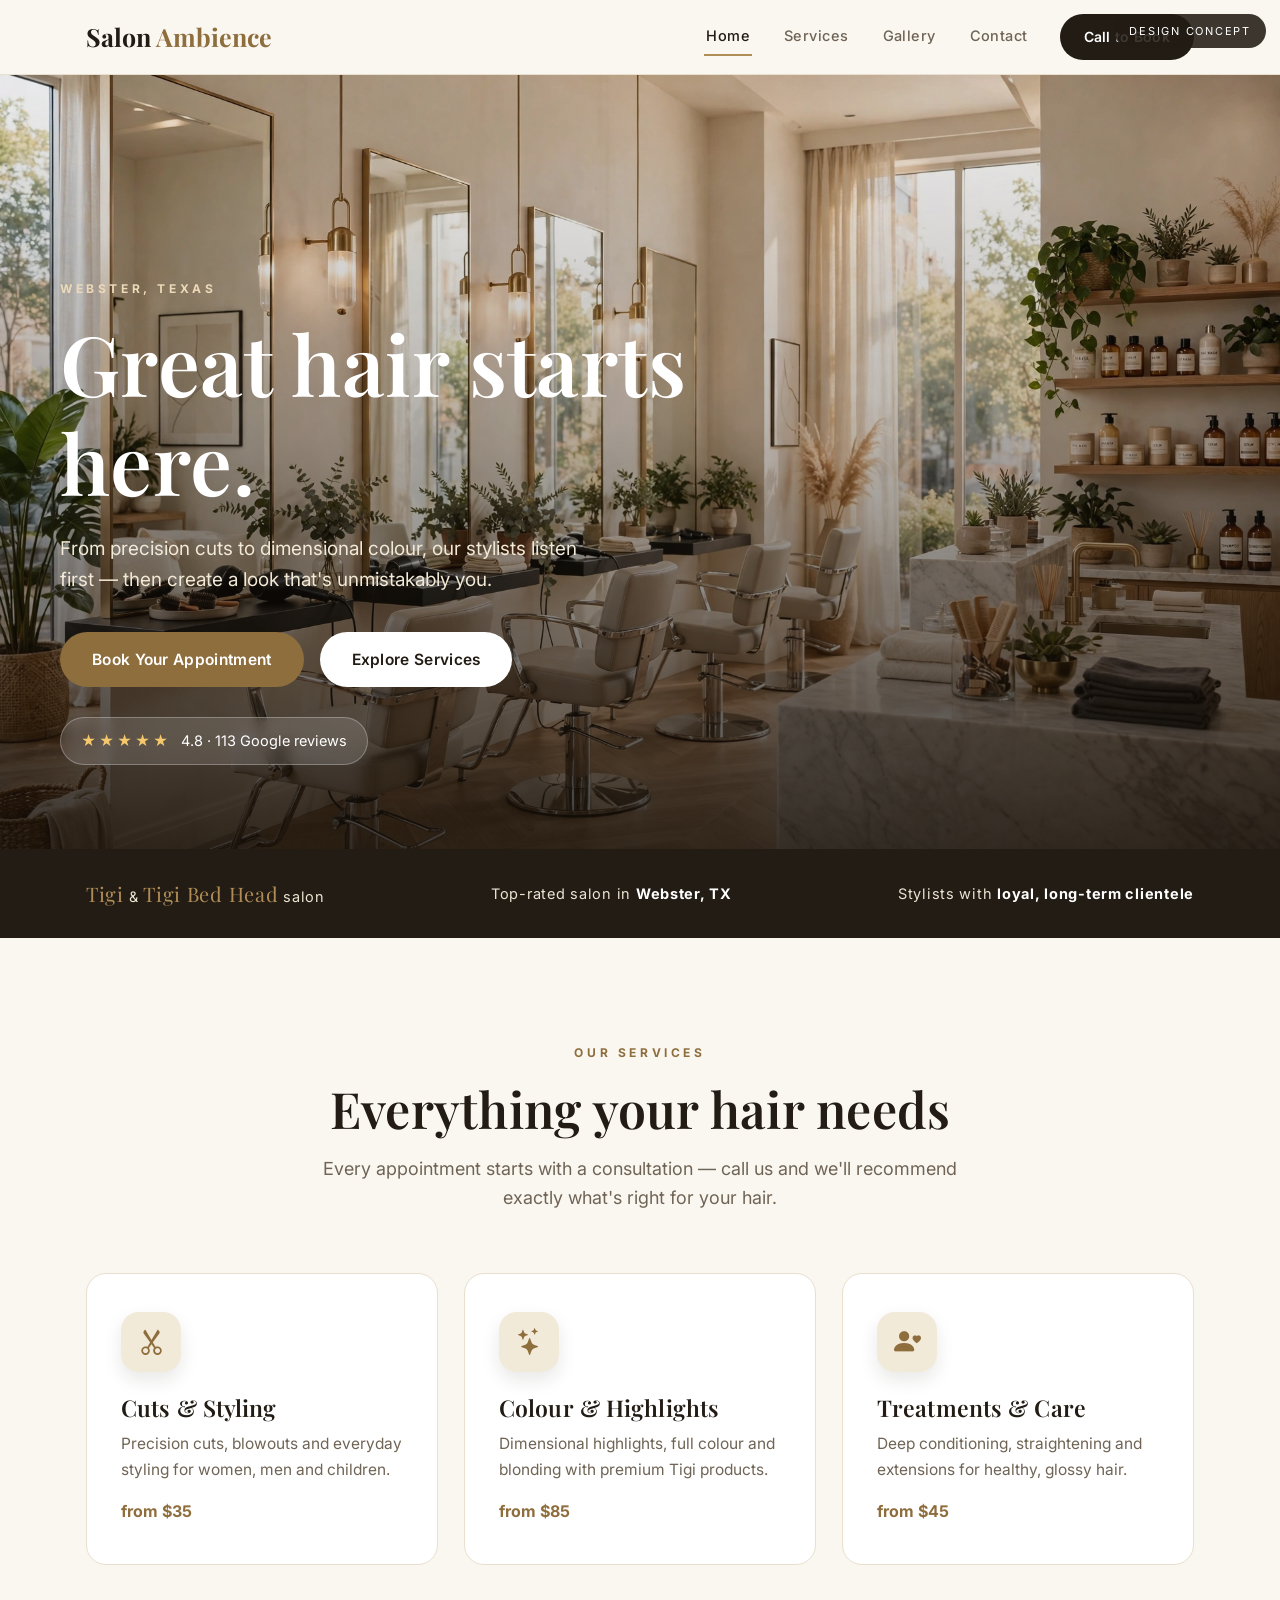
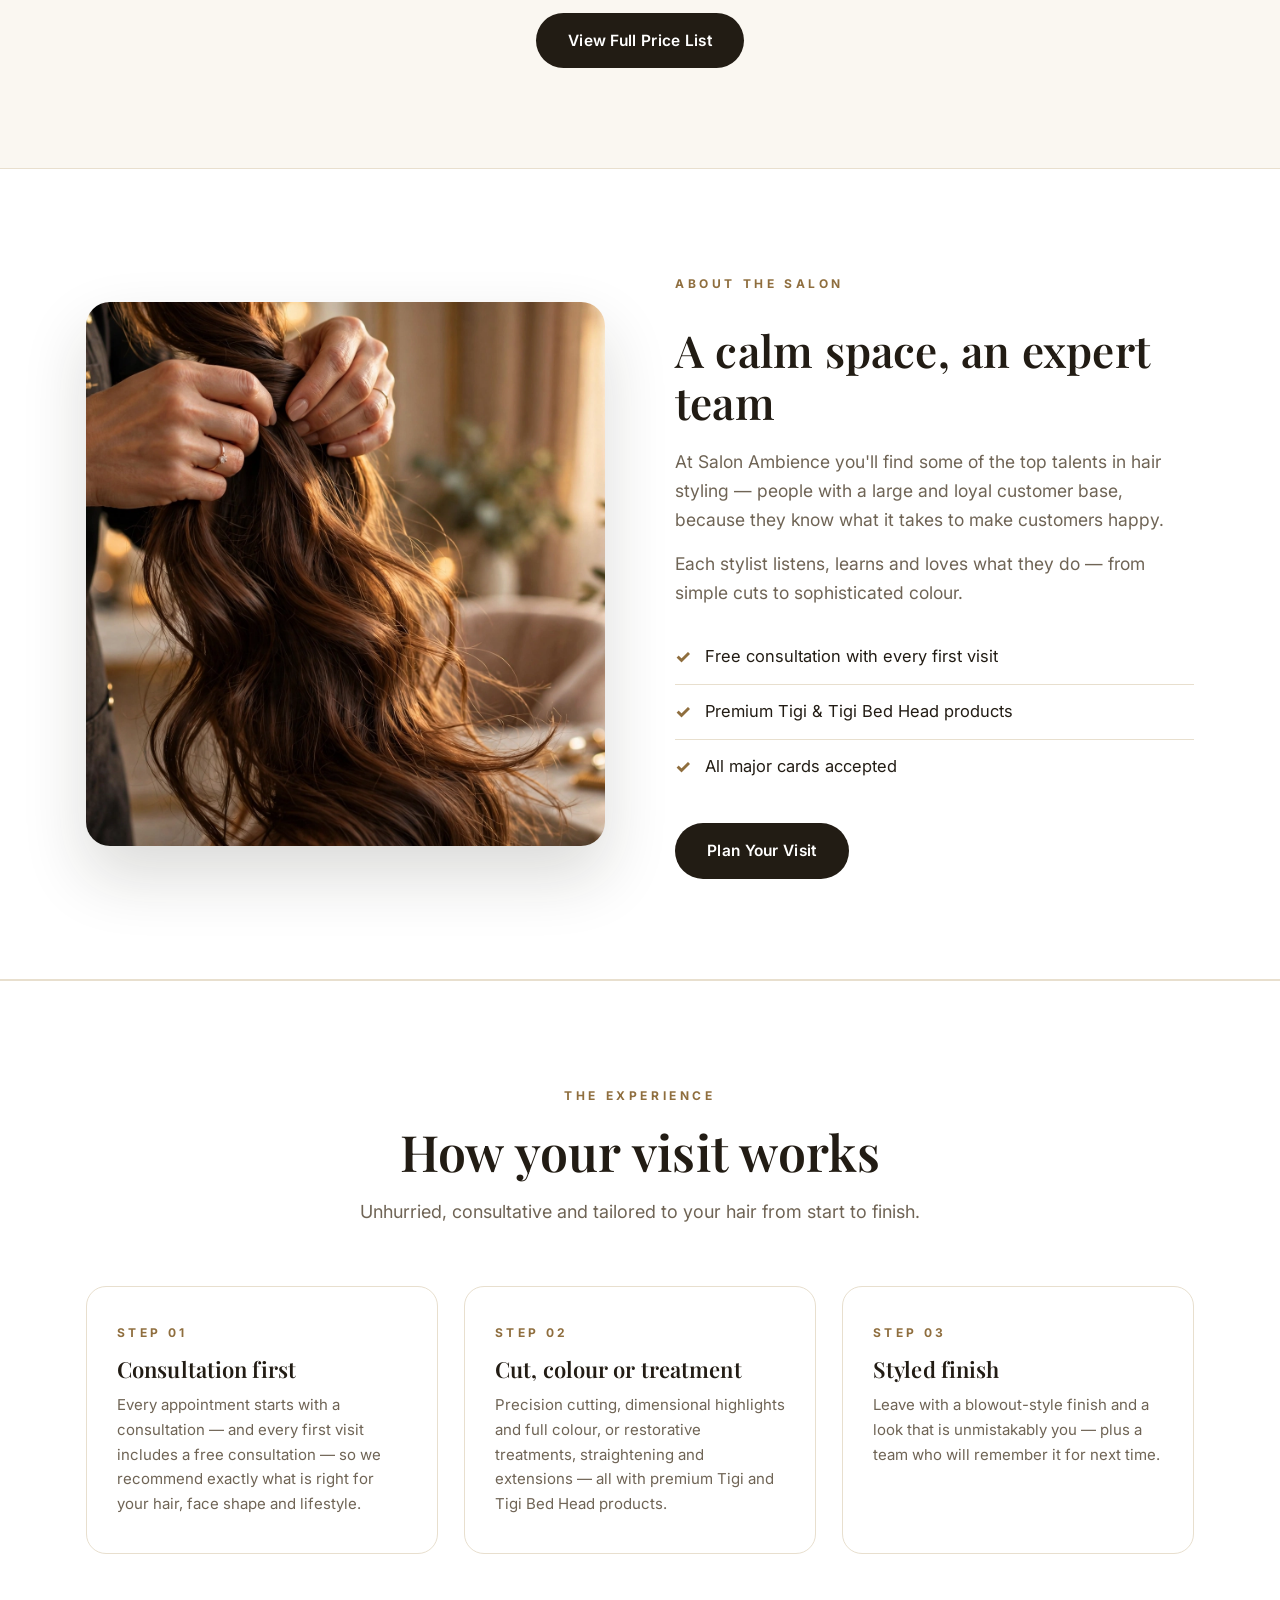
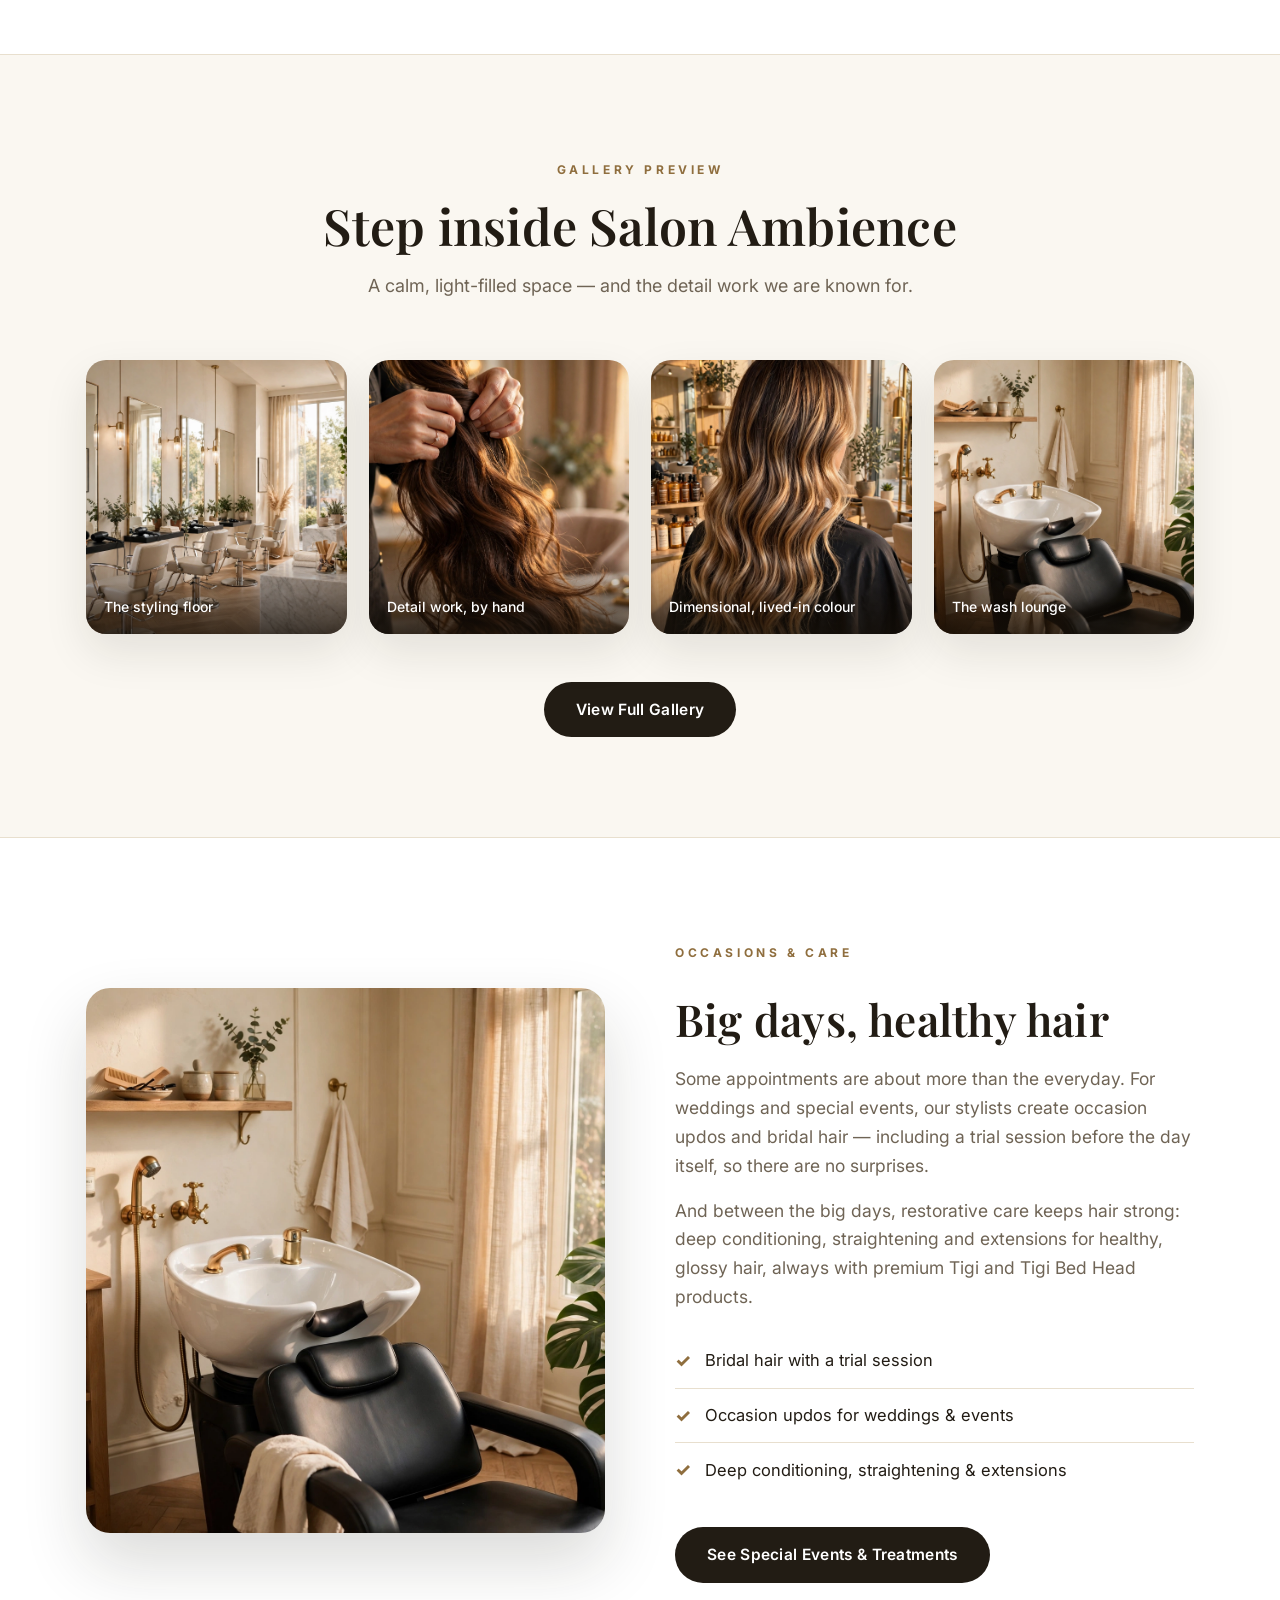
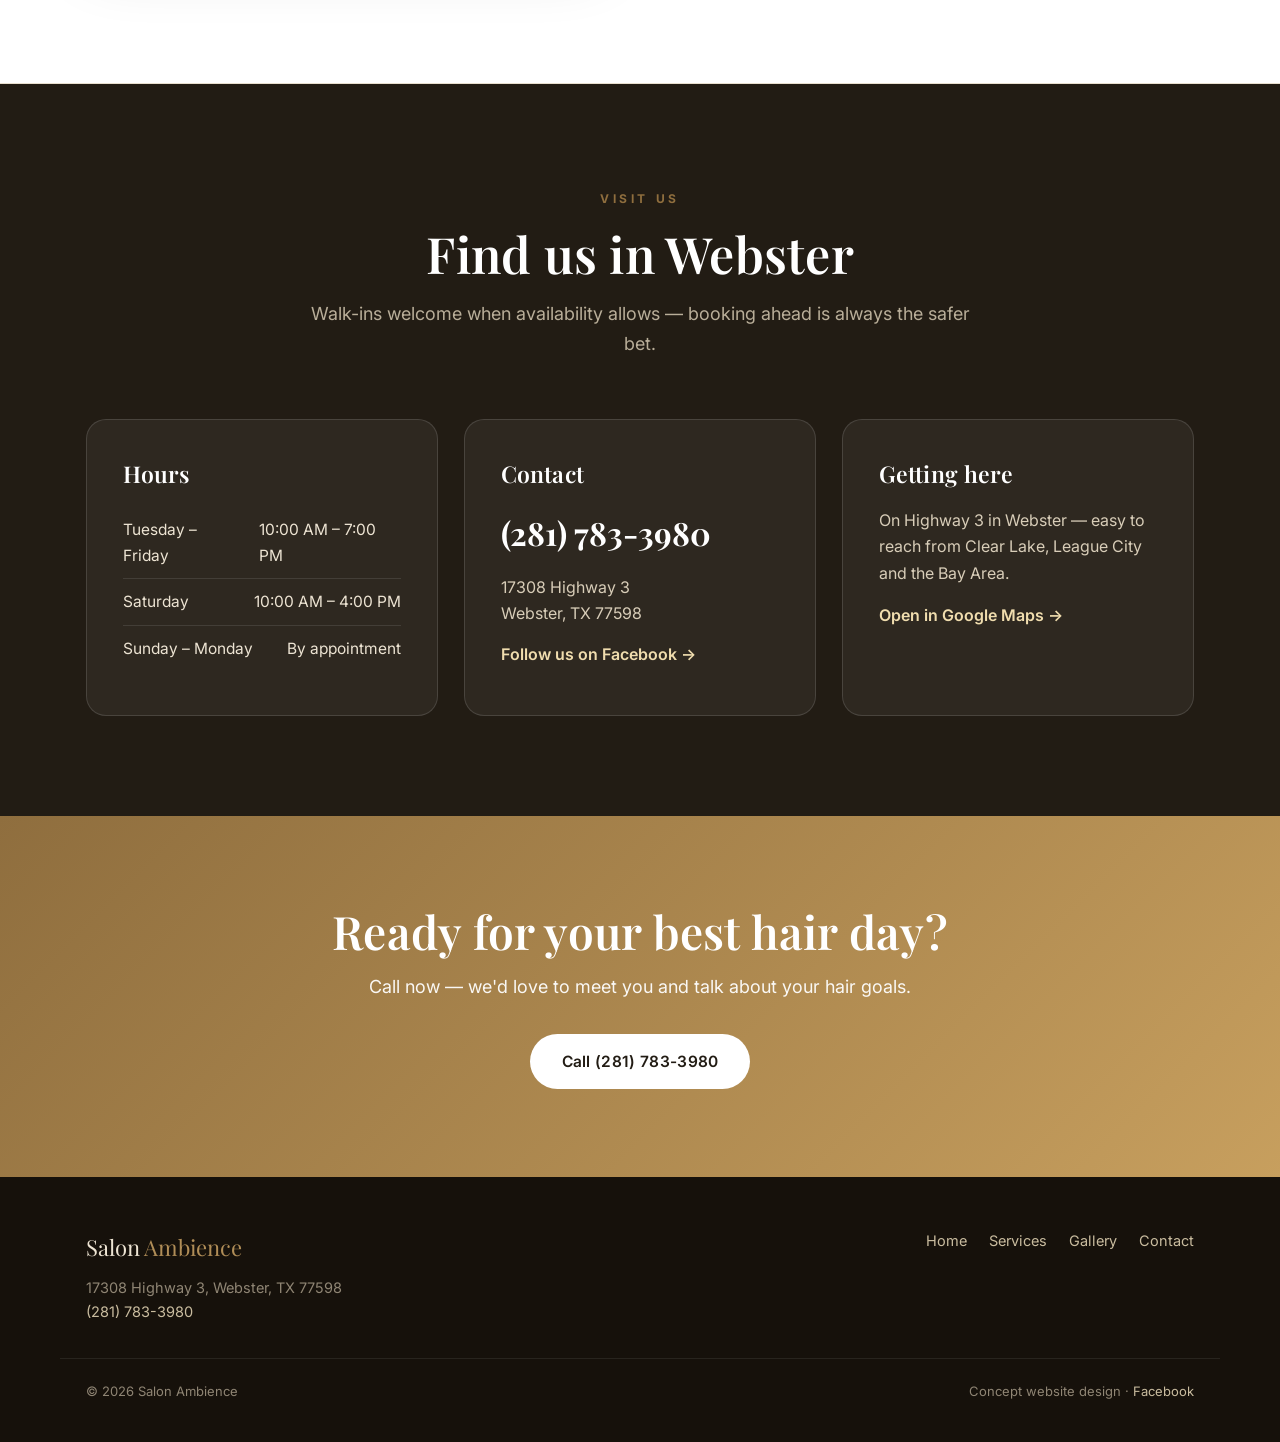
<file: index.html>
<!DOCTYPE html>
<html lang="en">
<head>
<meta charset="UTF-8">
<meta name="viewport" content="width=device-width, initial-scale=1.0">
<title>Salon Ambience — Hair Salon in Webster, TX</title>
<meta name="description" content="Salon Ambience in Webster, TX — haircuts, colour, styling and treatments. Rated 4.8 from 113 Google reviews. Call to book.">
<link rel="preconnect" href="https://fonts.googleapis.com">
<link rel="preconnect" href="https://fonts.gstatic.com" crossorigin>
<link href="https://fonts.googleapis.com/css2?family=Playfair+Display:ital,wght@0,500;0,600;0,700;1,500&family=Inter:wght@400;500;600;700&display=swap" rel="stylesheet">
<link rel="stylesheet" href="https://cdn.jsdelivr.net/npm/bootstrap-icons@1.11.3/font/bootstrap-icons.min.css">
<link rel="stylesheet" href="styles.css">
</head>
<body>
<div class="concept">Design concept</div>

<header class="site">
  <div class="wrap nav">
    <a class="brand" href="index.html">Salon <em>Ambience</em></a>
    <nav class="nav-links">
      <a class="page active" href="index.html">Home</a>
      <a class="page" href="services.html">Services</a>
      <a class="page" href="gallery.html">Gallery</a>
      <a class="page" href="contact.html">Contact</a>
      <a class="btn small" href="tel:+12817833980">Call to Book</a>
    </nav>
    <button class="nav-toggle" type="button" aria-label="Open menu" aria-expanded="false"><i class="bi bi-list"></i></button>
  </div>
</header>

<section class="hero">
  <img src="images/hero.webp" alt="Elegant interior of Salon Ambience">
  <div class="wrap hero-inner">
    <span class="kicker">Webster, Texas</span>
    <h1>Great hair starts here.</h1>
    <p>From precision cuts to dimensional colour, our stylists listen first — then create a look that's unmistakably you.</p>
    <div class="hero-cta">
      <a class="btn gold" href="tel:+12817833980">Book Your Appointment</a>
      <a class="btn light" href="services.html">Explore Services</a>
    </div>
    <div class="rating"><span class="stars">★★★★★</span> 4.8 · 113 Google reviews</div>
  </div>
</section>

<div class="trust">
  <div class="wrap">
    <div class="trust-item"><span class="serif">Tigi</span> &amp; <span class="serif">Tigi Bed Head</span> salon</div>
    <div class="trust-item">Top-rated salon in <strong>Webster, TX</strong></div>
    <div class="trust-item">Stylists with <strong>loyal, long-term clientele</strong></div>
  </div>
</div>


<section class="sec">
  <div class="wrap">
    <div class="sec-head">
      <span class="kicker">Our Services</span>
      <h2>Everything your hair needs</h2>
      <p>Every appointment starts with a consultation — call us and we'll recommend exactly what's right for your hair.</p>
    </div>
    <div class="grid3">
      <div class="card"><div class="tile"><i class="bi bi-scissors"></i></div><h3>Cuts &amp; Styling</h3><p>Precision cuts, blowouts and everyday styling for women, men and children.</p><span class="price">from $35</span></div>
      <div class="card"><div class="tile"><i class="bi bi-stars"></i></div><h3>Colour &amp; Highlights</h3><p>Dimensional highlights, full colour and blonding with premium Tigi products.</p><span class="price">from $85</span></div>
      <div class="card"><div class="tile"><i class="bi bi-person-heart"></i></div><h3>Treatments &amp; Care</h3><p>Deep conditioning, straightening and extensions for healthy, glossy hair.</p><span class="price">from $45</span></div>
    </div>
    <div class="center"><a class="btn" href="services.html">View Full Price List</a></div>
  </div>
</section>

<section class="sec" style="background:var(--white);border-top:1px solid var(--line);border-bottom:1px solid var(--line)">
  <div class="wrap split">
    <div class="frame"><img src="images/detail.webp" alt="Stylist at work in Salon Ambience"></div>
    <div>
      <span class="kicker">About the salon</span>
      <h2>A calm space, an expert team</h2>
      <p>At Salon Ambience you'll find some of the top talents in hair styling — people with a large and loyal customer base, because they know what it takes to make customers happy.</p>
      <p>Each stylist listens, learns and loves what they do — from simple cuts to sophisticated colour.</p>
      <ul class="checklist">
        <li><span class="tick">✓</span> Free consultation with every first visit</li>
        <li><span class="tick">✓</span> Premium Tigi &amp; Tigi Bed Head products</li>
        <li><span class="tick">✓</span> All major cards accepted</li>
      </ul>
      <a class="btn" href="contact.html">Plan Your Visit</a>
    </div>
  </div>
</section>




<section class="sec" style="background:var(--white);border-top:1px solid var(--line);border-bottom:1px solid var(--line)">
  <div class="wrap">
    <div class="sec-head">
      <span class="kicker">The Experience</span>
      <h2>How your visit works</h2>
      <p>Unhurried, consultative and tailored to your hair from start to finish.</p>
    </div>
    <div class="steps3">
      <div class="stepc"><p class="snum">Step 01</p><h3>Consultation first</h3><p>Every appointment starts with a consultation — and every first visit includes a free consultation — so we recommend exactly what is right for your hair, face shape and lifestyle.</p></div>
      <div class="stepc"><p class="snum">Step 02</p><h3>Cut, colour or treatment</h3><p>Precision cutting, dimensional highlights and full colour, or restorative treatments, straightening and extensions — all with premium Tigi and Tigi Bed Head products.</p></div>
      <div class="stepc"><p class="snum">Step 03</p><h3>Styled finish</h3><p>Leave with a blowout-style finish and a look that is unmistakably you — plus a team who will remember it for next time.</p></div>
    </div>
  </div>
</section>

<section class="sec">
  <div class="wrap">
    <div class="sec-head">
      <span class="kicker">Gallery Preview</span>
      <h2>Step inside Salon Ambience</h2>
      <p>A calm, light-filled space — and the detail work we are known for.</p>
    </div>
    <div class="gprev">
      <figure><img src="images/hero.webp" alt="Salon Ambience styling floor in Webster"><figcaption>The styling floor</figcaption></figure>
      <figure><img src="images/detail.webp" alt="Stylist finishing a look at Salon Ambience"><figcaption>Detail work, by hand</figcaption></figure>
      <figure><img src="images/work-1.webp" alt="Balayage hair result at Salon Ambience"><figcaption>Dimensional, lived-in colour</figcaption></figure>
      <figure><img src="images/work-2.webp" alt="Wash station at Salon Ambience"><figcaption>The wash lounge</figcaption></figure>
    </div>
    <div class="center"><a class="btn" href="gallery.html">View Full Gallery</a></div>
  </div>
</section>



<section class="sec" style="background:var(--white);border-top:1px solid var(--line);border-bottom:1px solid var(--line)">
  <div class="wrap split">
    <div class="frame"><img src="images/work-2.webp" alt="Occasion styling at Salon Ambience"></div>
    <div>
      <span class="kicker">Occasions &amp; Care</span>
      <h2>Big days, healthy hair</h2>
      <p>Some appointments are about more than the everyday. For weddings and special events, our stylists create occasion updos and bridal hair — including a trial session before the day itself, so there are no surprises.</p>
      <p>And between the big days, restorative care keeps hair strong: deep conditioning, straightening and extensions for healthy, glossy hair, always with premium Tigi and Tigi Bed Head products.</p>
      <ul class="checklist">
        <li><span class="tick">✓</span> Bridal hair with a trial session</li>
        <li><span class="tick">✓</span> Occasion updos for weddings &amp; events</li>
        <li><span class="tick">✓</span> Deep conditioning, straightening &amp; extensions</li>
      </ul>
      <a class="btn" href="services.html">See Special Events &amp; Treatments</a>
    </div>
  </div>
</section>

<section class="sec dark" id="visit">
  <div class="wrap">
    <div class="sec-head">
      <span class="kicker">Visit us</span>
      <h2>Find us in Webster</h2>
      <p>Walk-ins welcome when availability allows — booking ahead is always the safer bet.</p>
    </div>
    <div class="vgrid">
      <div class="vcard">
        <h3>Hours</h3>
        <div class="hours">
          <div><span>Tuesday – Friday</span><span>10:00 AM – 7:00 PM</span></div>
          <div><span>Saturday</span><span>10:00 AM – 4:00 PM</span></div>
          <div><span>Sunday – Monday</span><span>By appointment</span></div>
        </div>
      </div>
      <div class="vcard">
        <h3>Contact</h3>
        <p><a class="big-phone" href="tel:+12817833980">(281) 783-3980</a></p>
        <p style="margin-top:14px">17308 Highway 3<br>Webster, TX 77598</p>
        <p style="margin-top:14px"><a class="inline" href="https://www.facebook.com/salonambienceclearlake/" target="_blank" rel="noopener">Follow us on Facebook →</a></p>
      </div>
      <div class="vcard">
        <h3>Getting here</h3>
        <p>On Highway 3 in Webster — easy to reach from Clear Lake, League City and the Bay Area.</p>
        <p style="margin-top:16px"><a class="inline" href="https://www.google.com/maps/search/?api=1&query=Salon+Ambience+17308+Highway+3+Webster+TX+77598" target="_blank" rel="noopener">Open in Google Maps →</a></p>
      </div>
    </div>
  </div>
</section>

<div class="cta-banner">
  <h2>Ready for your best hair day?</h2>
  <p>Call now — we'd love to meet you and talk about your hair goals.</p>
  <a class="btn light" href="tel:+12817833980">Call (281) 783-3980</a>
</div>

<footer class="site">
  <div class="wrap">
    <div>
      <div class="fbrand">Salon <em style="font-style:normal;color:var(--gold)">Ambience</em></div>
      <p>17308 Highway 3, Webster, TX 77598<br><a href="tel:+12817833980">(281) 783-3980</a></p>
    </div>
    <div class="flinks">
      <a href="index.html">Home</a><a href="services.html">Services</a>
      <a href="gallery.html">Gallery</a><a href="contact.html">Contact</a>
    </div>
  </div>
  <div class="wrap copy">
    <span>© 2026 Salon Ambience</span>
    <span>Concept website design · <a href="https://www.facebook.com/salonambienceclearlake/" target="_blank" rel="noopener">Facebook</a></span>
  </div>
</footer>
<script>
(function(){
  var btn=document.querySelector(".nav-toggle");
  var nav=document.querySelector("header.site .nav");
  if(!btn||!nav){return;}
  btn.addEventListener("click",function(){
    var open=nav.classList.toggle("open");
    btn.setAttribute("aria-expanded",open?"true":"false");
    btn.setAttribute("aria-label",open?"Close menu":"Open menu");
    btn.innerHTML='<i class="bi '+(open?"bi-x":"bi-list")+'"></i>';
  });
  nav.addEventListener("click",function(e){
    if(e.target.closest("a")&&nav.classList.contains("open")){
      nav.classList.remove("open");
      btn.setAttribute("aria-expanded","false");
      btn.setAttribute("aria-label","Open menu");
      btn.innerHTML='<i class="bi bi-list"></i>';
    }
  });
})();
</script>
</body>
</html>
</file>
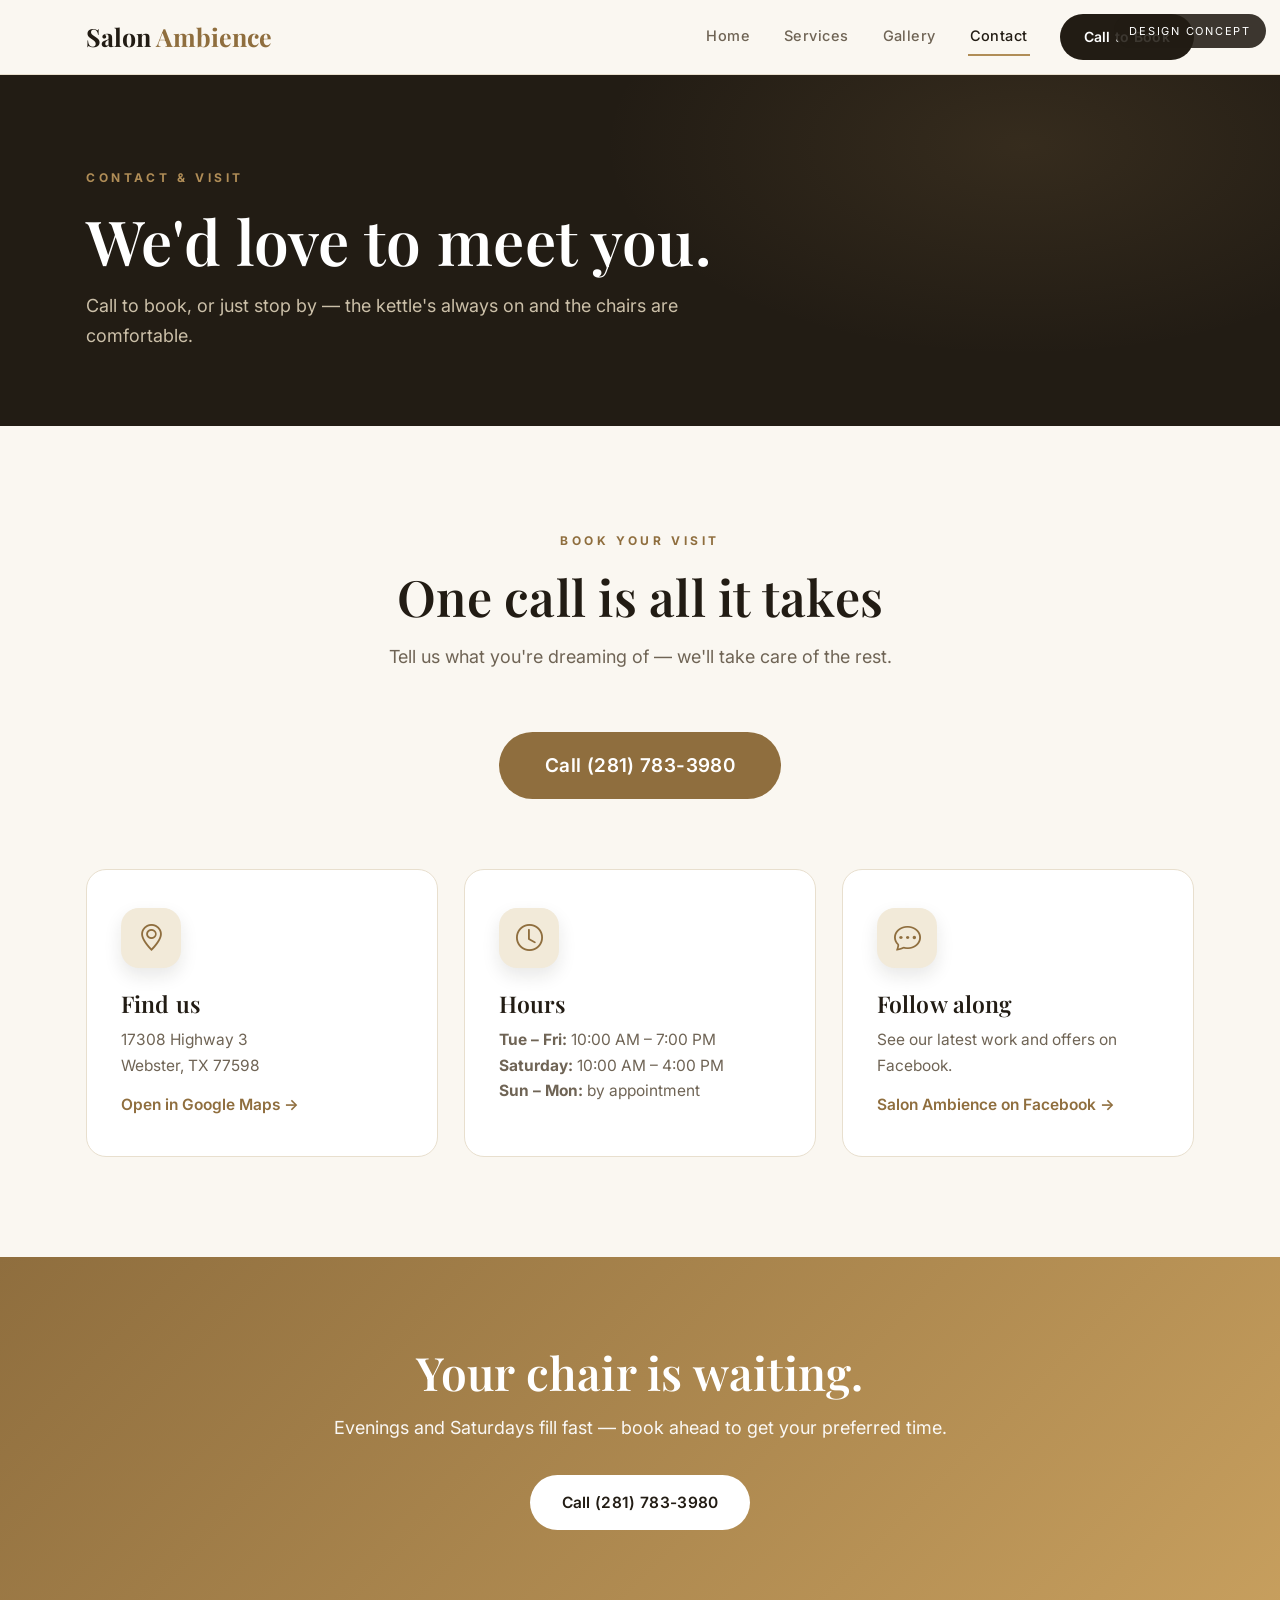
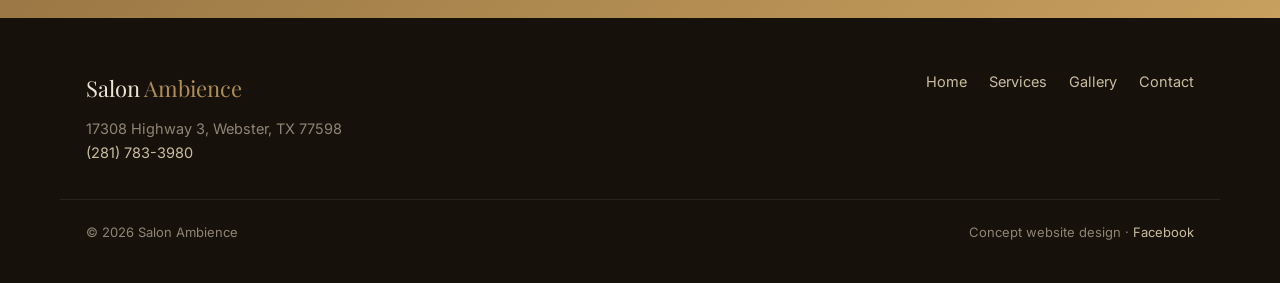
<file: contact.html>
<!DOCTYPE html>
<html lang="en">
<head>
<meta charset="UTF-8">
<meta name="viewport" content="width=device-width, initial-scale=1.0">
<title>Contact &amp; Visit — Salon Ambience, Webster TX</title>
<meta name="description" content="Visit Salon Ambience at 17308 Highway 3, Webster, TX 77598. Call (281) 783-3980 to book.">
<link rel="preconnect" href="https://fonts.googleapis.com">
<link rel="preconnect" href="https://fonts.gstatic.com" crossorigin>
<link href="https://fonts.googleapis.com/css2?family=Playfair+Display:ital,wght@0,500;0,600;0,700;1,500&family=Inter:wght@400;500;600;700&display=swap" rel="stylesheet">
<link rel="stylesheet" href="https://cdn.jsdelivr.net/npm/bootstrap-icons@1.11.3/font/bootstrap-icons.min.css">
<link rel="stylesheet" href="styles.css">
</head>
<body>
<div class="concept">Design concept</div>

<header class="site">
  <div class="wrap nav">
    <a class="brand" href="index.html">Salon <em>Ambience</em></a>
    <nav class="nav-links">
      <a class="page" href="index.html">Home</a>
      <a class="page" href="services.html">Services</a>
      <a class="page" href="gallery.html">Gallery</a>
      <a class="page active" href="contact.html">Contact</a>
      <a class="btn small" href="tel:+12817833980">Call to Book</a>
    </nav>
    <button class="nav-toggle" type="button" aria-label="Open menu" aria-expanded="false"><i class="bi bi-list"></i></button>
  </div>
</header>

<div class="page-hero">
  <div class="wrap">
    <span class="kicker">Contact &amp; Visit</span>
    <h1>We'd love to meet you.</h1>
    <p>Call to book, or just stop by — the kettle's always on and the chairs are comfortable.</p>
  </div>
</div>

<section class="sec">
  <div class="wrap">
    <div class="sec-head">
      <span class="kicker">Book your visit</span>
      <h2>One call is all it takes</h2>
      <p>Tell us what you're dreaming of — we'll take care of the rest.</p>
    </div>
    <div class="center" style="margin-top:0;margin-bottom:70px">
      <a class="btn gold" href="tel:+12817833980" style="font-size:19px;padding:18px 46px">Call (281) 783-3980</a>
    </div>
    <div class="grid3">
      <div class="card">
        <div class="tile"><i class="bi bi-geo-alt"></i></div>
        <h3>Find us</h3>
        <p>17308 Highway 3<br>Webster, TX 77598</p>
        <p style="margin-top:14px"><a href="https://www.google.com/maps/search/?api=1&query=Salon+Ambience+17308+Highway+3+Webster+TX+77598" target="_blank" rel="noopener" style="color:var(--gold-deep);font-weight:600;text-decoration:none">Open in Google Maps →</a></p>
      </div>
      <div class="card">
        <div class="tile"><i class="bi bi-clock"></i></div>
        <h3>Hours</h3>
        <p><strong>Tue – Fri:</strong> 10:00 AM – 7:00 PM<br><strong>Saturday:</strong> 10:00 AM – 4:00 PM<br><strong>Sun – Mon:</strong> by appointment</p>
      </div>
      <div class="card">
        <div class="tile"><i class="bi bi-chat-dots"></i></div>
        <h3>Follow along</h3>
        <p>See our latest work and offers on Facebook.</p>
        <p style="margin-top:14px"><a href="https://www.facebook.com/salonambienceclearlake/" target="_blank" rel="noopener" style="color:var(--gold-deep);font-weight:600;text-decoration:none">Salon Ambience on Facebook →</a></p>
      </div>
    </div>
  </div>
</section>

<div class="cta-banner">
  <h2>Your chair is waiting.</h2>
  <p>Evenings and Saturdays fill fast — book ahead to get your preferred time.</p>
  <a class="btn light" href="tel:+12817833980">Call (281) 783-3980</a>
</div>

<footer class="site">
  <div class="wrap">
    <div>
      <div class="fbrand">Salon <em style="font-style:normal;color:var(--gold)">Ambience</em></div>
      <p>17308 Highway 3, Webster, TX 77598<br><a href="tel:+12817833980">(281) 783-3980</a></p>
    </div>
    <div class="flinks">
      <a href="index.html">Home</a><a href="services.html">Services</a>
      <a href="gallery.html">Gallery</a><a href="contact.html">Contact</a>
    </div>
  </div>
  <div class="wrap copy">
    <span>© 2026 Salon Ambience</span>
    <span>Concept website design · <a href="https://www.facebook.com/salonambienceclearlake/" target="_blank" rel="noopener">Facebook</a></span>
  </div>
</footer>
<script>
(function(){
  var btn=document.querySelector(".nav-toggle");
  var nav=document.querySelector("header.site .nav");
  if(!btn||!nav){return;}
  btn.addEventListener("click",function(){
    var open=nav.classList.toggle("open");
    btn.setAttribute("aria-expanded",open?"true":"false");
    btn.setAttribute("aria-label",open?"Close menu":"Open menu");
    btn.innerHTML='<i class="bi '+(open?"bi-x":"bi-list")+'"></i>';
  });
  nav.addEventListener("click",function(e){
    if(e.target.closest("a")&&nav.classList.contains("open")){
      nav.classList.remove("open");
      btn.setAttribute("aria-expanded","false");
      btn.setAttribute("aria-label","Open menu");
      btn.innerHTML='<i class="bi bi-list"></i>';
    }
  });
})();
</script>
</body>
</html>
</file>
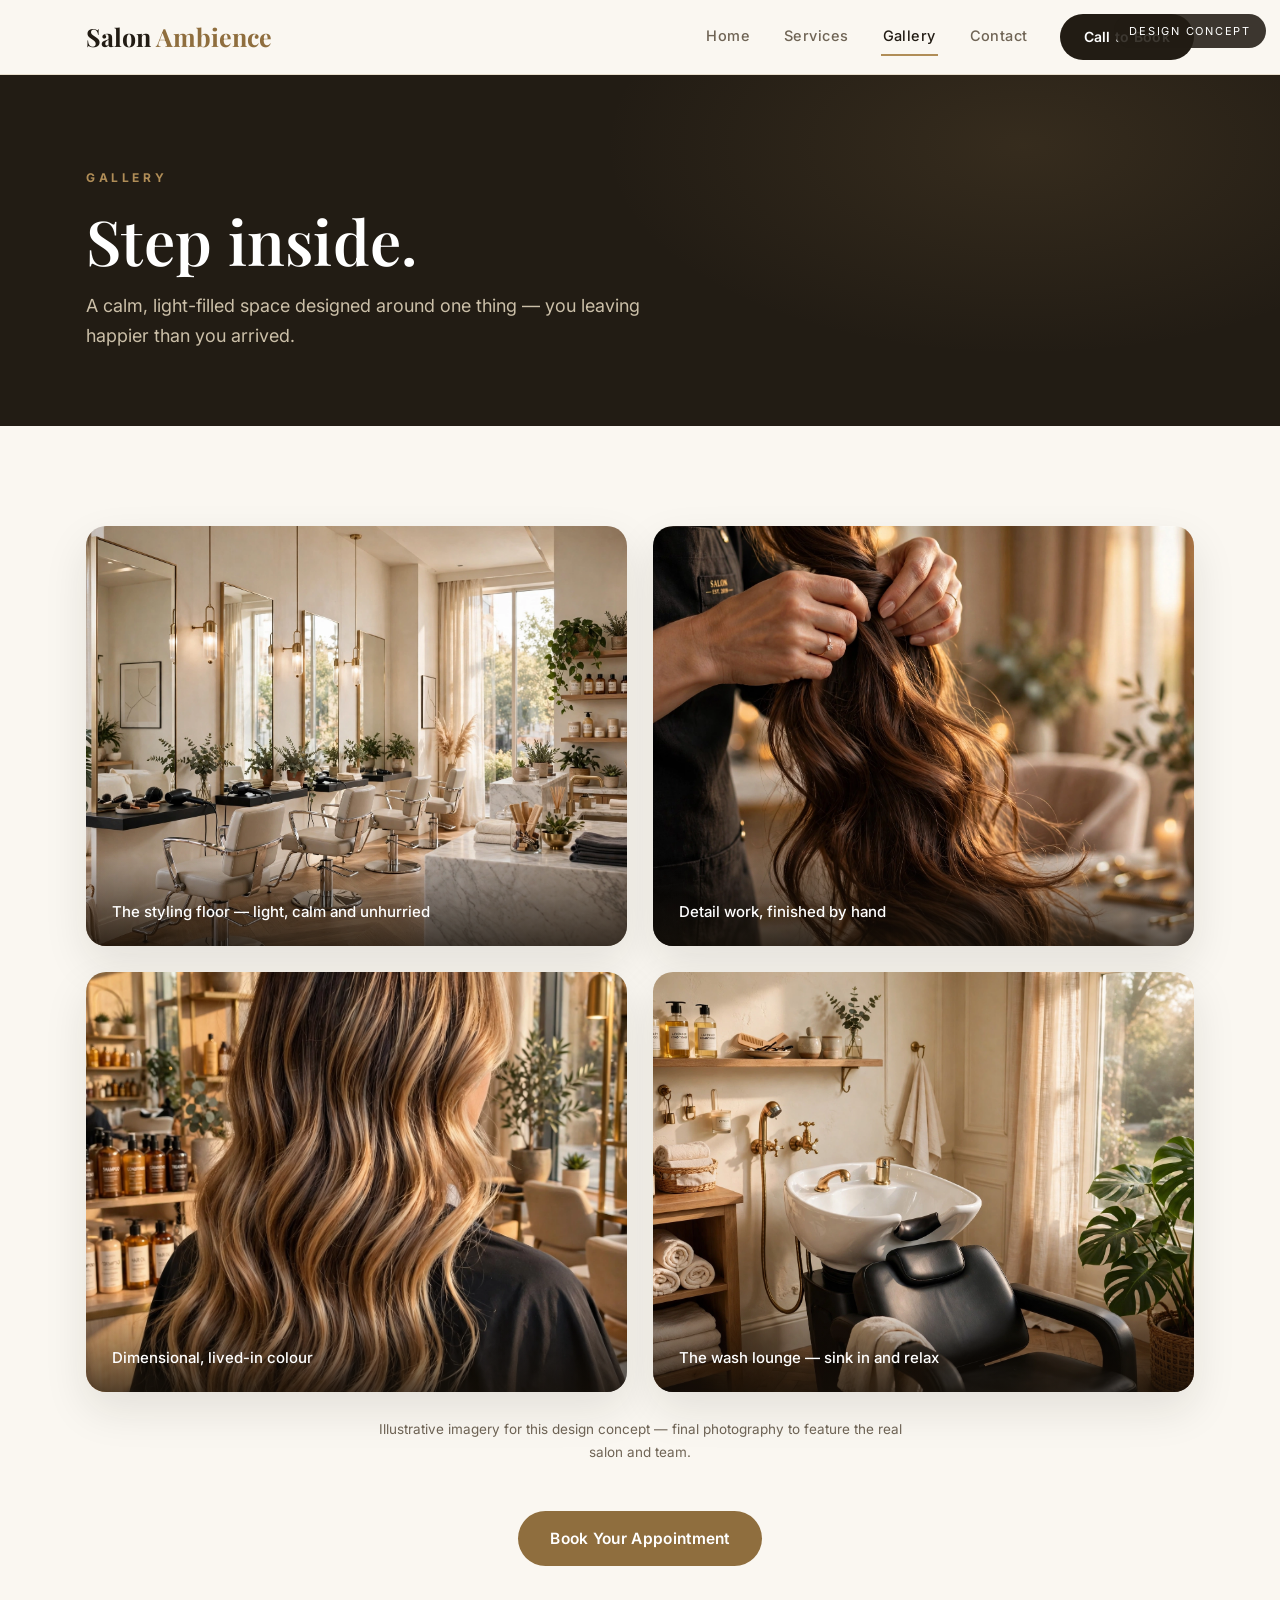
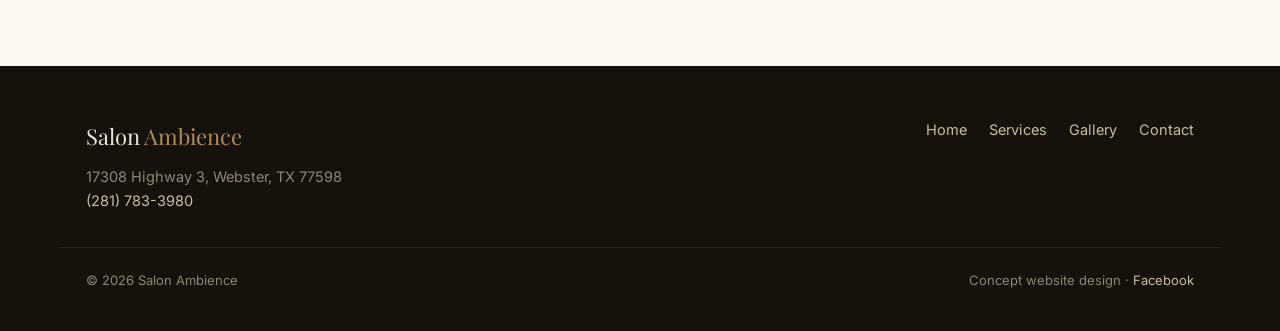
<file: gallery.html>
<!DOCTYPE html>
<html lang="en">
<head>
<meta charset="UTF-8">
<meta name="viewport" content="width=device-width, initial-scale=1.0">
<title>Gallery — Salon Ambience, Webster TX</title>
<meta name="description" content="A look inside Salon Ambience in Webster, TX — our space and our work.">
<link rel="preconnect" href="https://fonts.googleapis.com">
<link rel="preconnect" href="https://fonts.gstatic.com" crossorigin>
<link href="https://fonts.googleapis.com/css2?family=Playfair+Display:ital,wght@0,500;0,600;0,700;1,500&family=Inter:wght@400;500;600;700&display=swap" rel="stylesheet">
<link rel="stylesheet" href="https://cdn.jsdelivr.net/npm/bootstrap-icons@1.11.3/font/bootstrap-icons.min.css">
<link rel="stylesheet" href="styles.css">
</head>
<body>
<div class="concept">Design concept</div>

<header class="site">
  <div class="wrap nav">
    <a class="brand" href="index.html">Salon <em>Ambience</em></a>
    <nav class="nav-links">
      <a class="page" href="index.html">Home</a>
      <a class="page" href="services.html">Services</a>
      <a class="page active" href="gallery.html">Gallery</a>
      <a class="page" href="contact.html">Contact</a>
      <a class="btn small" href="tel:+12817833980">Call to Book</a>
    </nav>
    <button class="nav-toggle" type="button" aria-label="Open menu" aria-expanded="false"><i class="bi bi-list"></i></button>
  </div>
</header>

<div class="page-hero">
  <div class="wrap">
    <span class="kicker">Gallery</span>
    <h1>Step inside.</h1>
    <p>A calm, light-filled space designed around one thing — you leaving happier than you arrived.</p>
  </div>
</div>

<section class="sec">
  <div class="wrap">
    <div class="gal">
      <figure><img src="images/hero.webp" alt="Salon Ambience styling floor"><figcaption>The styling floor — light, calm and unhurried</figcaption></figure>
      <figure><img src="images/detail.webp" alt="Stylist finishing a look"><figcaption>Detail work, finished by hand</figcaption></figure>
      <figure><img src="images/work-1.webp" alt="Balayage hair result"><figcaption>Dimensional, lived-in colour</figcaption></figure>
      <figure><img src="images/work-2.webp" alt="Wash station"><figcaption>The wash lounge — sink in and relax</figcaption></figure>
    </div>
    <p class="fineprint">Illustrative imagery for this design concept — final photography to feature the real salon and team.</p>
    <div class="center"><a class="btn gold" href="tel:+12817833980">Book Your Appointment</a></div>
  </div>
</section>

<footer class="site">
  <div class="wrap">
    <div>
      <div class="fbrand">Salon <em style="font-style:normal;color:var(--gold)">Ambience</em></div>
      <p>17308 Highway 3, Webster, TX 77598<br><a href="tel:+12817833980">(281) 783-3980</a></p>
    </div>
    <div class="flinks">
      <a href="index.html">Home</a><a href="services.html">Services</a>
      <a href="gallery.html">Gallery</a><a href="contact.html">Contact</a>
    </div>
  </div>
  <div class="wrap copy">
    <span>© 2026 Salon Ambience</span>
    <span>Concept website design · <a href="https://www.facebook.com/salonambienceclearlake/" target="_blank" rel="noopener">Facebook</a></span>
  </div>
</footer>
<script>
(function(){
  var btn=document.querySelector(".nav-toggle");
  var nav=document.querySelector("header.site .nav");
  if(!btn||!nav){return;}
  btn.addEventListener("click",function(){
    var open=nav.classList.toggle("open");
    btn.setAttribute("aria-expanded",open?"true":"false");
    btn.setAttribute("aria-label",open?"Close menu":"Open menu");
    btn.innerHTML='<i class="bi '+(open?"bi-x":"bi-list")+'"></i>';
  });
  nav.addEventListener("click",function(e){
    if(e.target.closest("a")&&nav.classList.contains("open")){
      nav.classList.remove("open");
      btn.setAttribute("aria-expanded","false");
      btn.setAttribute("aria-label","Open menu");
      btn.innerHTML='<i class="bi bi-list"></i>';
    }
  });
})();
</script>
</body>
</html>
</file>
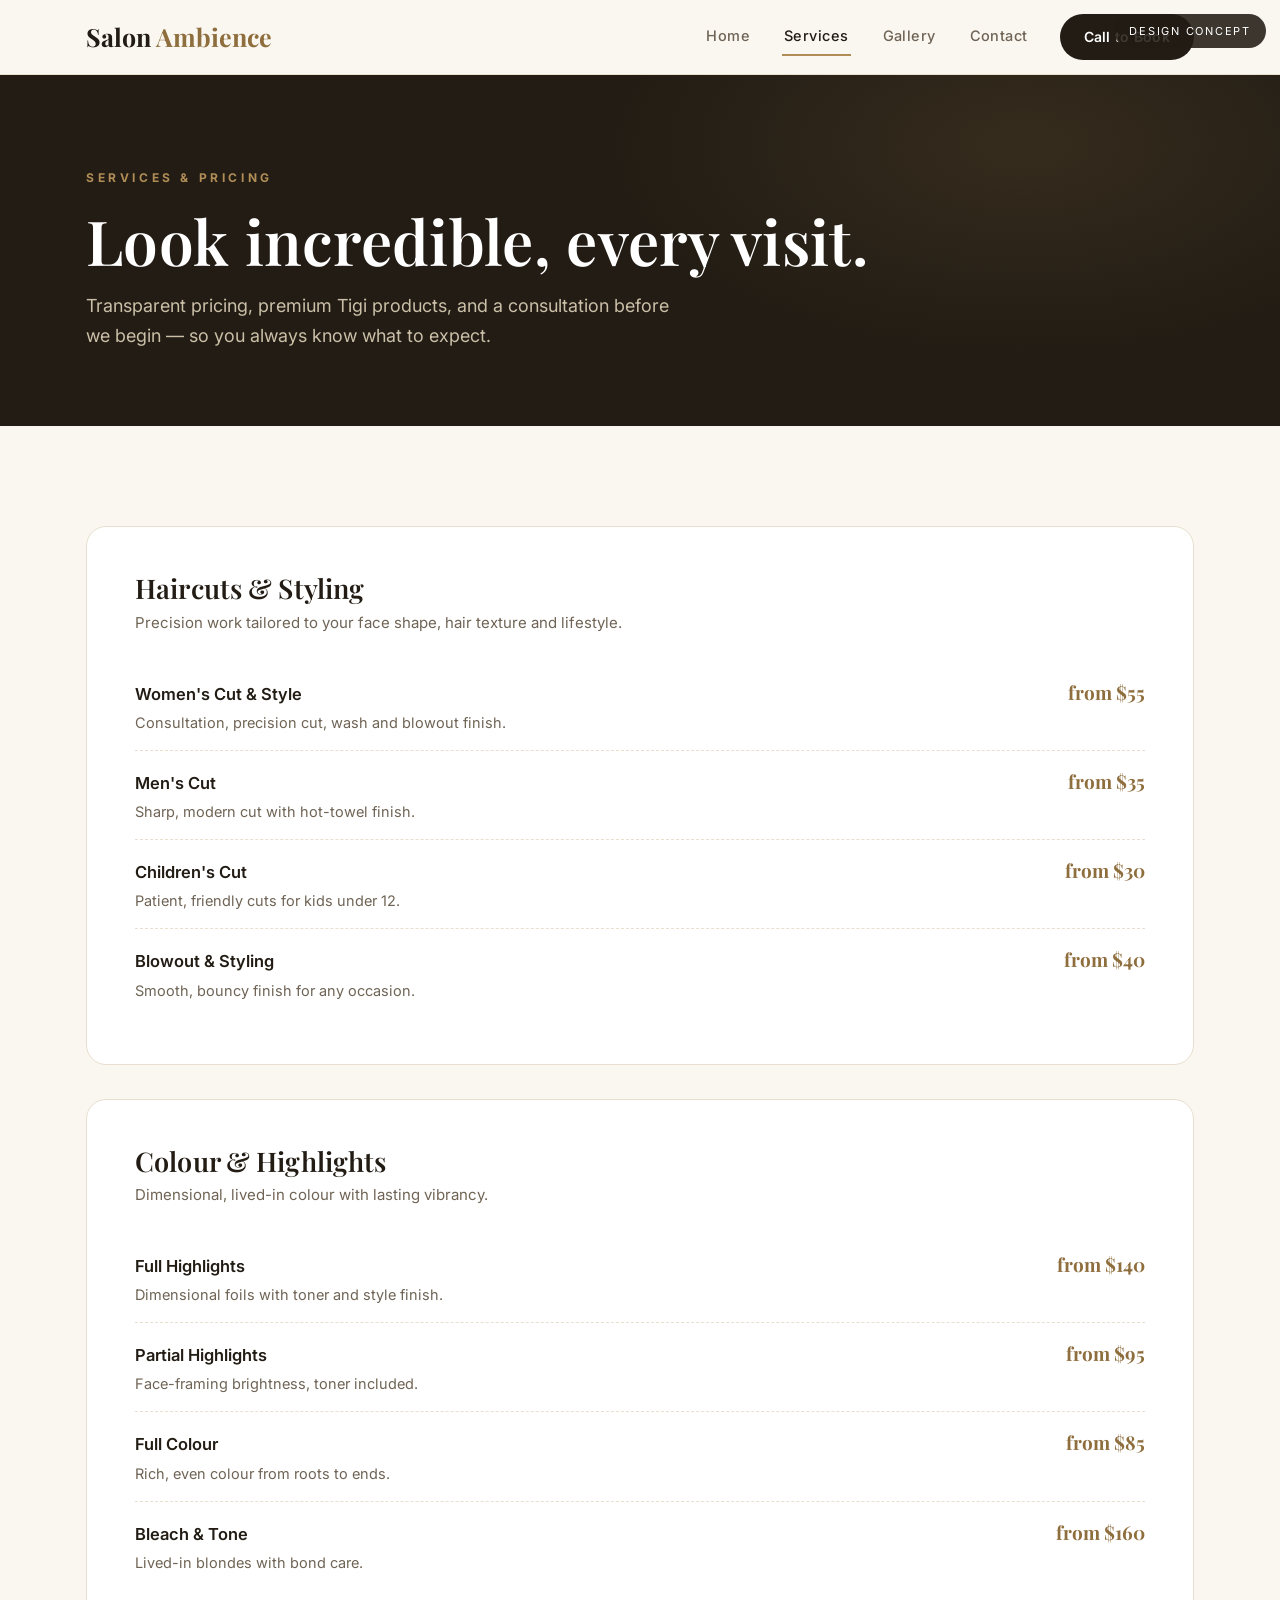
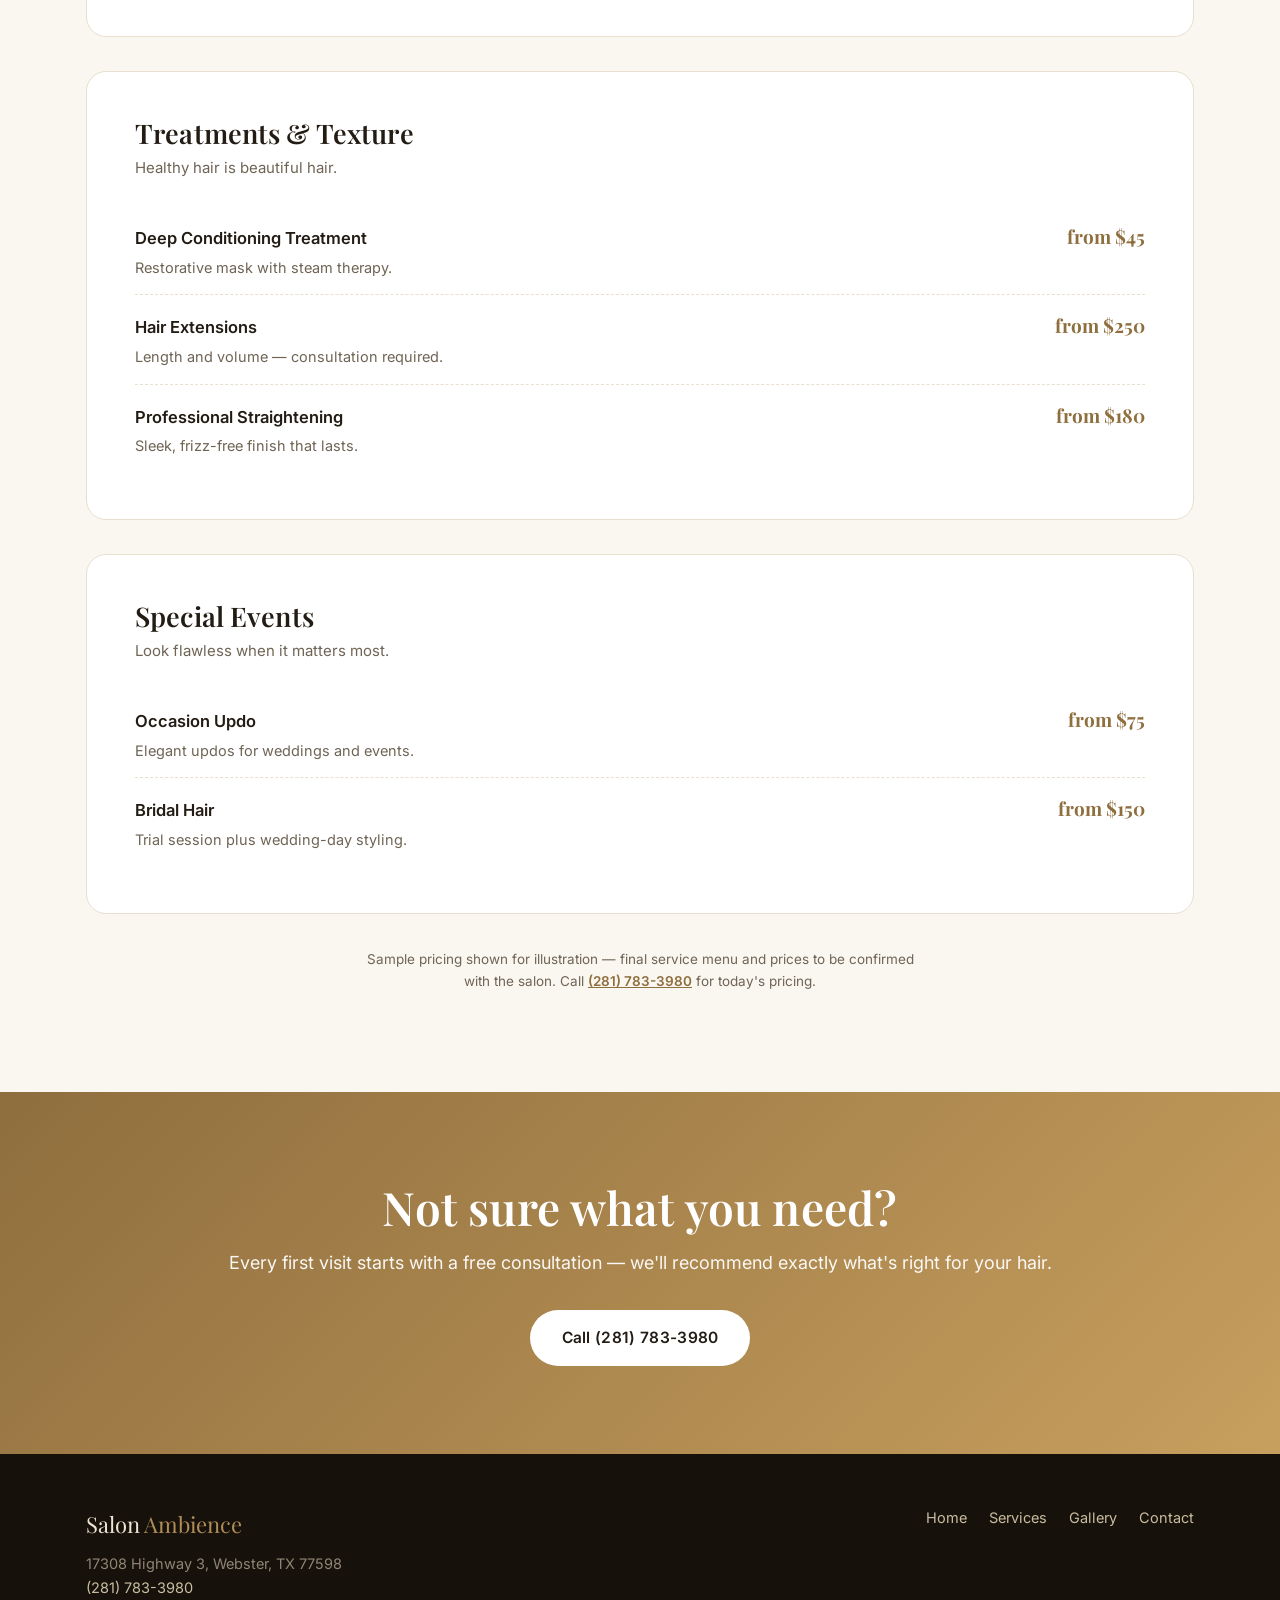
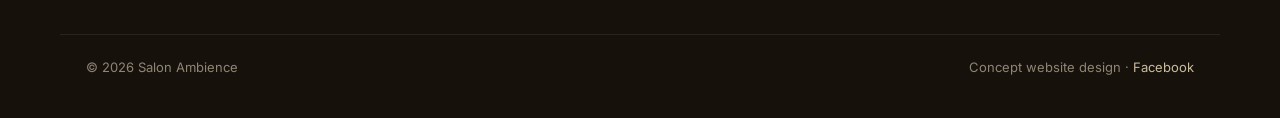
<file: services.html>
<!DOCTYPE html>
<html lang="en">
<head>
<meta charset="UTF-8">
<meta name="viewport" content="width=device-width, initial-scale=1.0">
<title>Services &amp; Pricing — Salon Ambience, Webster TX</title>
<meta name="description" content="Salon Ambience services: haircuts, colour, highlights, treatments and special-event styling in Webster, TX.">
<link rel="preconnect" href="https://fonts.googleapis.com">
<link rel="preconnect" href="https://fonts.gstatic.com" crossorigin>
<link href="https://fonts.googleapis.com/css2?family=Playfair+Display:ital,wght@0,500;0,600;0,700;1,500&family=Inter:wght@400;500;600;700&display=swap" rel="stylesheet">
<link rel="stylesheet" href="https://cdn.jsdelivr.net/npm/bootstrap-icons@1.11.3/font/bootstrap-icons.min.css">
<link rel="stylesheet" href="styles.css">
</head>
<body>
<div class="concept">Design concept</div>

<header class="site">
  <div class="wrap nav">
    <a class="brand" href="index.html">Salon <em>Ambience</em></a>
    <nav class="nav-links">
      <a class="page" href="index.html">Home</a>
      <a class="page active" href="services.html">Services</a>
      <a class="page" href="gallery.html">Gallery</a>
      <a class="page" href="contact.html">Contact</a>
      <a class="btn small" href="tel:+12817833980">Call to Book</a>
    </nav>
    <button class="nav-toggle" type="button" aria-label="Open menu" aria-expanded="false"><i class="bi bi-list"></i></button>
  </div>
</header>

<div class="page-hero">
  <div class="wrap">
    <span class="kicker">Services &amp; Pricing</span>
    <h1>Look incredible, every visit.</h1>
    <p>Transparent pricing, premium Tigi products, and a consultation before we begin — so you always know what to expect.</p>
  </div>
</div>

<section class="sec">
  <div class="wrap">

    <div class="menu">
      <h3>Haircuts &amp; Styling</h3>
      <p class="sub">Precision work tailored to your face shape, hair texture and lifestyle.</p>
      <div class="menu-row"><div><div class="name">Women's Cut &amp; Style</div><div class="desc">Consultation, precision cut, wash and blowout finish.</div></div><div class="from">from $55</div></div>
      <div class="menu-row"><div><div class="name">Men's Cut</div><div class="desc">Sharp, modern cut with hot-towel finish.</div></div><div class="from">from $35</div></div>
      <div class="menu-row"><div><div class="name">Children's Cut</div><div class="desc">Patient, friendly cuts for kids under 12.</div></div><div class="from">from $30</div></div>
      <div class="menu-row"><div><div class="name">Blowout &amp; Styling</div><div class="desc">Smooth, bouncy finish for any occasion.</div></div><div class="from">from $40</div></div>
    </div>

    <div class="menu">
      <h3>Colour &amp; Highlights</h3>
      <p class="sub">Dimensional, lived-in colour with lasting vibrancy.</p>
      <div class="menu-row"><div><div class="name">Full Highlights</div><div class="desc">Dimensional foils with toner and style finish.</div></div><div class="from">from $140</div></div>
      <div class="menu-row"><div><div class="name">Partial Highlights</div><div class="desc">Face-framing brightness, toner included.</div></div><div class="from">from $95</div></div>
      <div class="menu-row"><div><div class="name">Full Colour</div><div class="desc">Rich, even colour from roots to ends.</div></div><div class="from">from $85</div></div>
      <div class="menu-row"><div><div class="name">Bleach &amp; Tone</div><div class="desc">Lived-in blondes with bond care.</div></div><div class="from">from $160</div></div>
    </div>

    <div class="menu">
      <h3>Treatments &amp; Texture</h3>
      <p class="sub">Healthy hair is beautiful hair.</p>
      <div class="menu-row"><div><div class="name">Deep Conditioning Treatment</div><div class="desc">Restorative mask with steam therapy.</div></div><div class="from">from $45</div></div>
      <div class="menu-row"><div><div class="name">Hair Extensions</div><div class="desc">Length and volume — consultation required.</div></div><div class="from">from $250</div></div>
      <div class="menu-row"><div><div class="name">Professional Straightening</div><div class="desc">Sleek, frizz-free finish that lasts.</div></div><div class="from">from $180</div></div>
    </div>

    <div class="menu">
      <h3>Special Events</h3>
      <p class="sub">Look flawless when it matters most.</p>
      <div class="menu-row"><div><div class="name">Occasion Updo</div><div class="desc">Elegant updos for weddings and events.</div></div><div class="from">from $75</div></div>
      <div class="menu-row"><div><div class="name">Bridal Hair</div><div class="desc">Trial session plus wedding-day styling.</div></div><div class="from">from $150</div></div>
    </div>

    <p class="fineprint">Sample pricing shown for illustration — final service menu and prices to be confirmed with the salon. Call <a href="tel:+12817833980" style="color:var(--gold-deep);font-weight:600">(281) 783-3980</a> for today's pricing.</p>

  </div>
</section>

<div class="cta-banner">
  <h2>Not sure what you need?</h2>
  <p>Every first visit starts with a free consultation — we'll recommend exactly what's right for your hair.</p>
  <a class="btn light" href="tel:+12817833980">Call (281) 783-3980</a>
</div>

<footer class="site">
  <div class="wrap">
    <div>
      <div class="fbrand">Salon <em style="font-style:normal;color:var(--gold)">Ambience</em></div>
      <p>17308 Highway 3, Webster, TX 77598<br><a href="tel:+12817833980">(281) 783-3980</a></p>
    </div>
    <div class="flinks">
      <a href="index.html">Home</a><a href="services.html">Services</a>
      <a href="gallery.html">Gallery</a><a href="contact.html">Contact</a>
    </div>
  </div>
  <div class="wrap copy">
    <span>© 2026 Salon Ambience</span>
    <span>Concept website design · <a href="https://www.facebook.com/salonambienceclearlake/" target="_blank" rel="noopener">Facebook</a></span>
  </div>
</footer>
<script>
(function(){
  var btn=document.querySelector(".nav-toggle");
  var nav=document.querySelector("header.site .nav");
  if(!btn||!nav){return;}
  btn.addEventListener("click",function(){
    var open=nav.classList.toggle("open");
    btn.setAttribute("aria-expanded",open?"true":"false");
    btn.setAttribute("aria-label",open?"Close menu":"Open menu");
    btn.innerHTML='<i class="bi '+(open?"bi-x":"bi-list")+'"></i>';
  });
  nav.addEventListener("click",function(e){
    if(e.target.closest("a")&&nav.classList.contains("open")){
      nav.classList.remove("open");
      btn.setAttribute("aria-expanded","false");
      btn.setAttribute("aria-label","Open menu");
      btn.innerHTML='<i class="bi bi-list"></i>';
    }
  });
})();
</script>
</body>
</html>
</file>
<file: styles.css>
/* Salon Ambience — design system
   Beauty/salon lane: warm ivory + charcoal + gold | Playfair Display + Inter */
:root{
  --ivory:#FAF7F1;
  --cream:#F2EAD9;
  --blush:#EAD9C6;
  --charcoal:#221C14;
  --muted:#6F6455;
  --gold:#B08D57;
  --gold-deep:#8F6E3E;
  --line:#E8DFCE;
  --white:#FFFFFF;
  --shadow:0 18px 44px rgba(34,28,20,.10);
  --radius:20px;
  --font-display:'Playfair Display',Georgia,serif;
  --font-body:'Inter',system-ui,-apple-system,sans-serif;
}
*{margin:0;padding:0;box-sizing:border-box}
html{scroll-behavior:smooth}
body{font-family:var(--font-body);background:var(--ivory);color:var(--charcoal);
  font-size:16.5px;line-height:1.65;-webkit-font-smoothing:antialiased;
  overflow-x:hidden;overflow-x:clip}
h1,h2,h3{font-family:var(--font-display);font-weight:600;line-height:1.18;letter-spacing:.005em}
a{color:inherit}
img{display:block;max-width:100%}
.wrap{max-width:1160px;margin:0 auto;padding:0 26px}

/* concept badge */
.concept{position:fixed;top:14px;right:14px;z-index:200;background:rgba(34,28,20,.88);color:#fff;
  font-size:11px;letter-spacing:.16em;text-transform:uppercase;padding:8px 15px;border-radius:999px}

/* header */
header.site{position:sticky;top:0;z-index:100;background:rgba(250,247,241,.94);
  backdrop-filter:blur(12px);border-bottom:1px solid var(--line)}
.nav{display:flex;align-items:center;justify-content:space-between;height:74px}
.brand{font-family:var(--font-display);font-size:25px;font-weight:700;text-decoration:none}
.brand em{font-style:normal;color:var(--gold-deep)}
.nav-links{display:flex;gap:30px;align-items:center}
.nav-links a.page{text-decoration:none;font-size:14.5px;font-weight:500;letter-spacing:.03em;
  color:var(--muted);padding:6px 2px;border-bottom:2px solid transparent}
.nav-links a.page:hover{color:var(--charcoal)}
.nav-links a.page.active{color:var(--charcoal);border-bottom-color:var(--gold)}

/* hamburger toggle (mobile only) */
.nav-toggle{display:none;background:#fff;border:1px solid var(--line);border-radius:12px;
  min-width:46px;min-height:46px;align-items:center;justify-content:center;cursor:pointer;
  color:var(--charcoal);font-size:24px;line-height:1;transition:background .2s,border-color .2s}
.nav-toggle:hover{background:var(--cream)}
.nav-toggle:focus-visible{outline:2px solid var(--gold-deep);outline-offset:2px}

/* buttons */
.btn{display:inline-block;background:var(--charcoal);color:#fff;text-decoration:none;font-weight:600;
  font-size:15.5px;padding:15px 32px;border-radius:999px;letter-spacing:.02em;border:none;cursor:pointer;
  transition:transform .22s,box-shadow .22s,background .22s}
.btn:hover{background:var(--gold-deep);transform:translateY(-2px);box-shadow:0 12px 26px rgba(143,110,62,.28)}
.btn.gold{background:var(--gold-deep)}
.btn.gold:hover{background:var(--charcoal);box-shadow:0 12px 26px rgba(34,28,20,.25)}
.btn.light{background:#fff;color:var(--charcoal)}
.btn.light:hover{background:var(--cream)}
.btn.small{padding:11px 24px;font-size:14px}

/* type helpers */
.kicker{display:inline-block;font-size:12px;font-weight:700;letter-spacing:.3em;text-transform:uppercase;
  color:var(--gold-deep);margin-bottom:16px}
.lead{font-size:19px;color:var(--muted);max-width:640px}
.sec{padding:100px 0}
.sec-head{max-width:660px;margin:0 auto 60px;text-align:center}
.sec-head h2{font-size:clamp(32px,4vw,50px);margin-bottom:16px}
.sec-head p{color:var(--muted);font-size:18px}

/* hero */
.hero{position:relative;min-height:86vh;display:flex;align-items:flex-end;color:#fff;overflow:hidden}
.hero>img{position:absolute;inset:0;width:100%;height:100%;object-fit:cover}
.hero::after{content:"";position:absolute;inset:0;
  background:linear-gradient(to top,rgba(22,16,9,.80) 0%,rgba(22,16,9,.28) 55%,rgba(22,16,9,.06) 100%)}
.hero-inner{position:relative;z-index:2;padding:96px 0 84px;width:100%}
.hero .kicker{color:#EBD9B8}
.hero h1{font-size:clamp(46px,6.5vw,84px);max-width:680px;margin-bottom:22px}
.hero p{font-size:19px;max-width:540px;color:#F2E9D6;margin-bottom:36px}
.hero-cta{display:flex;gap:16px;flex-wrap:wrap}
.rating{margin-top:30px;display:inline-flex;align-items:center;gap:10px;font-size:14.5px;
  background:rgba(255,255,255,.13);border:1px solid rgba(255,255,255,.28);
  padding:11px 20px;border-radius:999px;backdrop-filter:blur(6px)}
.rating .stars{color:#F5C86B;letter-spacing:3px}

/* page hero (inner pages) */
.page-hero{background:var(--charcoal);color:#fff;padding:88px 0 76px;position:relative;overflow:hidden}
.page-hero::before{content:"";position:absolute;inset:0;opacity:.14;
  background:radial-gradient(600px 300px at 80% 20%,var(--gold),transparent 70%)}
.page-hero h1{font-size:clamp(38px,5vw,62px);margin-bottom:14px;position:relative}
.page-hero p{color:#CBBFA8;font-size:18px;max-width:600px;position:relative}
.page-hero .kicker{color:var(--gold)}

/* trust strip */
.trust{background:var(--charcoal);color:#EDE4D3;padding:28px 0}
.trust .wrap{display:flex;justify-content:space-between;align-items:center;gap:22px;flex-wrap:wrap}
.trust-item{font-size:14.5px;letter-spacing:.05em}
.trust-item strong{color:#fff}
.trust-item .serif{font-family:var(--font-display);font-size:20px;color:var(--gold)}

/* cards */
.grid3{display:grid;grid-template-columns:repeat(3,1fr);gap:26px}
.grid2{display:grid;grid-template-columns:repeat(2,1fr);gap:26px}
@media(max-width:920px){.grid3{grid-template-columns:1fr 1fr}}
@media(max-width:620px){.grid3,.grid2{grid-template-columns:1fr}}
.card{background:var(--white);border:1px solid var(--line);border-radius:var(--radius);
  padding:38px 34px;transition:transform .25s,box-shadow .25s}
.card:hover{transform:translateY(-6px);box-shadow:var(--shadow)}
.card .tile{width:60px;height:60px;border-radius:18px;background:var(--cream);
  display:flex;align-items:center;justify-content:center;margin-bottom:22px;
  box-shadow:0 8px 18px rgba(34,28,20,.10)}
.card .tile i{font-size:27px;color:var(--gold-deep);line-height:1}
.card h3{font-size:23px;margin-bottom:10px}
.card p{color:var(--muted);font-size:15.5px}
.card .price{display:inline-block;margin-top:16px;font-weight:700;color:var(--gold-deep);font-size:16px}

/* split feature */
.split{display:grid;grid-template-columns:1fr 1fr;gap:70px;align-items:center}
@media(max-width:880px){.split{grid-template-columns:1fr;gap:44px}}
.split h2{font-size:clamp(30px,3.6vw,44px);margin:14px 0 20px}
.split p{color:var(--muted);font-size:17.5px;margin-bottom:16px}
.frame{border-radius:24px;overflow:hidden;box-shadow:0 30px 64px rgba(34,28,20,.16)}
.frame img{width:100%;height:100%;object-fit:cover;aspect-ratio:4/4.2}
.checklist{list-style:none;margin:22px 0 30px}
.checklist li{padding:12px 0;border-bottom:1px solid var(--line);font-size:16.5px;
  display:flex;gap:14px;align-items:center}
.checklist li:last-child{border:none}
.checklist .tick{color:var(--gold-deep);font-weight:800;font-size:18px}

/* price list (services page) */
.menu{background:var(--white);border:1px solid var(--line);border-radius:var(--radius);
  padding:46px 48px;margin-bottom:34px}
@media(max-width:620px){.menu{padding:32px 26px}}
.menu h3{font-size:27px;margin-bottom:6px}
.menu .sub{color:var(--muted);font-size:15px;margin-bottom:26px}
.menu-row{display:flex;justify-content:space-between;align-items:baseline;gap:20px;
  padding:15px 0;border-bottom:1px dashed var(--line)}
.menu-row:last-child{border:none}
.menu-row .name{font-weight:600;font-size:16.5px}
.menu-row .desc{color:var(--muted);font-size:14.5px;margin-top:3px}
.menu-row .from{white-space:nowrap;font-family:var(--font-display);font-size:19px;
  color:var(--gold-deep);font-weight:700}
.fineprint{text-align:center;color:var(--muted);font-size:13.5px;margin-top:26px;max-width:560px;margin-left:auto;margin-right:auto}

/* gallery */
.gal{display:grid;grid-template-columns:repeat(2,1fr);gap:26px}
@media(max-width:620px){.gal{grid-template-columns:1fr}}
.gal figure{border-radius:var(--radius);overflow:hidden;position:relative;box-shadow:var(--shadow)}
.gal img{width:100%;height:420px;object-fit:cover;transition:transform .5s}
.gal figure:hover img{transform:scale(1.04)}
.gal figcaption{position:absolute;left:0;right:0;bottom:0;padding:44px 26px 22px;color:#fff;
  font-size:15px;font-weight:500;
  background:linear-gradient(to top,rgba(22,16,9,.72),transparent)}

/* visit / contact */
.dark{background:var(--charcoal);color:#EDE4D3}
.dark .sec-head h2{color:#fff}
.dark .sec-head p{color:#B9AE99}
.vgrid{display:grid;grid-template-columns:repeat(3,1fr);gap:26px}
@media(max-width:880px){.vgrid{grid-template-columns:1fr}}
.vcard{background:rgba(255,255,255,.055);border:1px solid rgba(255,255,255,.13);
  border-radius:var(--radius);padding:40px 36px}
.vcard h3{color:#fff;font-size:23px;margin-bottom:20px}
.vcard p{color:#D8CDB8;font-size:16px;margin-bottom:8px}
.vcard a.inline{color:#F0DDAE;text-decoration:none;font-weight:600}
.vcard a.inline:hover{text-decoration:underline}
.hours div{display:flex;justify-content:space-between;gap:14px;padding:10px 0;
  border-bottom:1px solid rgba(255,255,255,.1);font-size:15.5px}
.hours div:last-child{border:none}
.big-phone{font-family:var(--font-display);font-size:32px;color:#fff;text-decoration:none;font-weight:700}
.big-phone:hover{color:var(--gold)}

/* cta banner */
.cta-banner{background:linear-gradient(135deg,var(--gold-deep),#C79F5E);color:#fff;
  text-align:center;padding:88px 26px}
.cta-banner h2{font-size:clamp(30px,4vw,46px);margin-bottom:14px}
.cta-banner p{font-size:18px;opacity:.94;margin-bottom:32px}

/* footer */
footer.site{background:#16110B;color:#8F8574;padding:52px 0 40px;font-size:14.5px}
footer.site .wrap{display:flex;justify-content:space-between;gap:26px;flex-wrap:wrap;align-items:flex-start}
footer.site .fbrand{font-family:var(--font-display);font-size:22px;color:#EDE4D3;margin-bottom:10px}
footer.site a{color:#C9BC9F;text-decoration:none}
footer.site a:hover{text-decoration:underline}
footer.site .flinks{display:flex;gap:22px}
.copy{margin-top:34px;padding-top:22px;border-top:1px solid rgba(255,255,255,.08);
  display:flex;justify-content:space-between;gap:14px;flex-wrap:wrap;font-size:13px}

.center{text-align:center;margin-top:48px}

/* mobile: hamburger nav + small breakage fixes (desktop untouched) */
@media(max-width:768px){
  .sec{padding:72px 0}
  .nav-toggle{display:inline-flex}
  .nav-links{display:none}
  .nav.open .nav-links{display:flex;position:absolute;top:100%;left:0;right:0;z-index:150;
    flex-direction:column;align-items:stretch;gap:0;background:var(--ivory);
    border-bottom:1px solid var(--line);box-shadow:var(--shadow);padding:10px 26px 24px}
  .nav.open .nav-links a.page{display:block;padding:13px 2px;font-size:16px;border-bottom:1px solid var(--line)}
  .nav.open .nav-links a.page.active{color:var(--charcoal);border-bottom:2px solid var(--gold)}
  .nav.open .nav-links .btn{margin-top:16px;text-align:center;padding:14px 24px}
  .hero-inner{padding:72px 0 64px}
  .hero{min-height:62vh}
  .hero h1{font-size:clamp(38px,10.5vw,64px)}
  .hero p{font-size:17px}
  .hero-cta .btn{flex:1 1 100%;text-align:center}
  .rating{flex-wrap:wrap}
  .big-phone{font-size:27px}
  .cta-banner{padding:64px 22px}
  .gal img{height:300px}
  .concept{top:auto;bottom:16px}
}

/* --- Enrichment: highlights / story / experience / gallery preview / FAQ --- */
.highlights{padding:54px 0 6px}
.hl-grid{display:grid;grid-template-columns:repeat(4,1fr);gap:22px}
.hl-card{background:var(--white);border:1px solid var(--line);border-radius:var(--radius);padding:30px 24px;text-align:center;box-shadow:0 12px 30px rgba(34,28,20,.06)}
.hl-card .tile{width:56px;height:56px;border-radius:18px;background:var(--cream);display:flex;align-items:center;justify-content:center;margin:0 auto 16px}
.hl-card .tile i{font-size:25px;color:var(--gold-deep)}
.hl-card h3{font-size:19px;margin-bottom:8px}
.hl-card p{color:var(--muted);font-size:14.5px}
@media(max-width:920px){.hl-grid{grid-template-columns:1fr 1fr}}
@media(max-width:520px){.hl-grid{grid-template-columns:1fr}}
.steps3{display:grid;grid-template-columns:repeat(3,1fr);gap:26px}
.stepc{background:var(--white);border:1px solid var(--line);border-radius:var(--radius);padding:36px 30px}
.stepc .snum{font-size:12px;font-weight:700;letter-spacing:.28em;text-transform:uppercase;color:var(--gold-deep);margin-bottom:14px}
.stepc h3{font-size:22px;margin-bottom:10px}
.stepc p{color:var(--muted);font-size:15px}
@media(max-width:860px){.steps3{grid-template-columns:1fr}}
.gprev{display:grid;grid-template-columns:repeat(4,1fr);gap:22px}
.gprev figure{border-radius:var(--radius);overflow:hidden;position:relative;box-shadow:var(--shadow);margin:0}
.gprev img{width:100%;height:auto;aspect-ratio:4/4.2;object-fit:cover}
.gprev figcaption{position:absolute;left:0;right:0;bottom:0;padding:36px 18px 16px;color:#fff;font-size:14px;font-weight:500;background:linear-gradient(to top,rgba(22,16,9,.72),transparent)}
@media(max-width:860px){.gprev{grid-template-columns:1fr 1fr}}
.faq-list{max-width:760px;margin:0 auto;text-align:left}
.faq-item{border-bottom:1px solid var(--line);padding:26px 0}
.faq-item h3{font-size:21px;margin-bottom:8px}
.faq-item p{color:var(--muted);font-size:16px}
</file>
